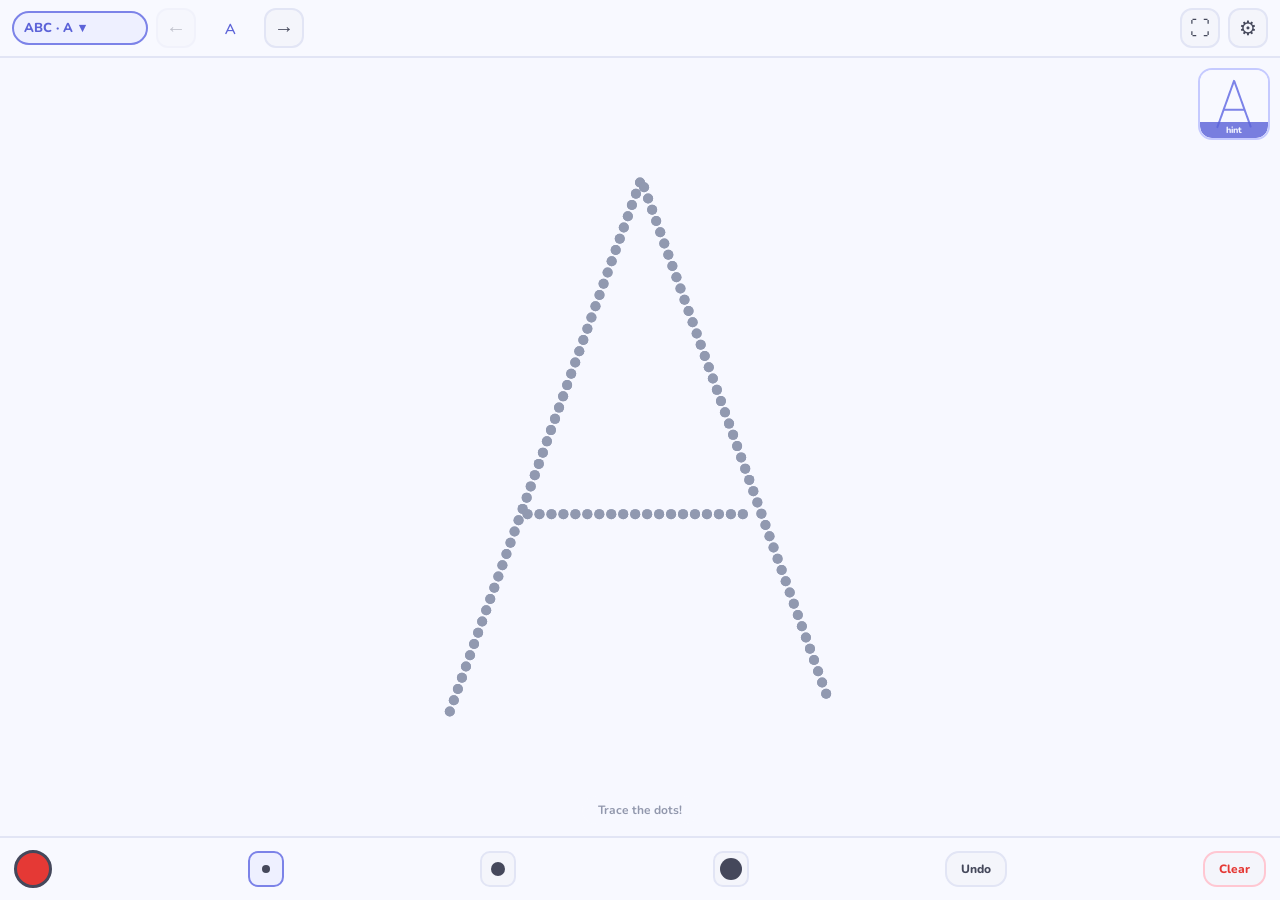
<file: index.html>
<!DOCTYPE html>
<html lang="en">
<head>
<meta charset="UTF-8">
<meta name="viewport" content="width=device-width, initial-scale=1.0, maximum-scale=1.0, user-scalable=no, viewport-fit=cover">
<meta name="apple-mobile-web-app-capable" content="yes">
<meta name="apple-mobile-web-app-status-bar-style" content="black-translucent">
<title>Baby Drawing</title>
<link href="https://fonts.googleapis.com/css2?family=Fredoka+One&family=Nunito:wght@700;800&display=swap" rel="stylesheet">
<style>
:root{
  color-scheme:light;
  --page-bg:#eef2ff;
  --panel-bg:#f8f9ff;
  --soft-bg:#eef0ff;
  --button-bg:#f4f5fb;
  --canvas-bg:#f7f8ff;
  --border:#e2e5f5;
  --border-strong:#c5caff;
  --accent:#5c63d8;
  --accent-strong:#7c83e8;
  --text:#45485b;
  --muted:#9298ad;
  --overlay:rgba(42,45,75,0.48);
  --hint-overlay:rgba(30,30,60,0.55);
  --toast-bg:rgba(248,249,255,0.92);
  --danger:#e53935;
  --danger-bg:#ffe9ee;
  --danger-border:#ffc7d2;
  --shadow:0 4px 24px rgba(92,99,216,0.18);
}
:root[data-theme="dark"]{
  color-scheme:dark;
  --page-bg:#171924;
  --panel-bg:#222534;
  --soft-bg:#2c3150;
  --button-bg:#282b3a;
  --canvas-bg:#1d2030;
  --border:#34384d;
  --border-strong:#5960a8;
  --accent:#a8adff;
  --accent-strong:#878dff;
  --text:#e3e6f4;
  --muted:#9aa1bd;
  --overlay:rgba(8,10,18,0.62);
  --hint-overlay:rgba(8,10,18,0.68);
  --toast-bg:rgba(34,37,52,0.92);
  --danger:#ff7b7b;
  --danger-bg:#40242c;
  --danger-border:#6a3543;
  --shadow:0 4px 24px rgba(0,0,0,0.28);
}
*{margin:0;padding:0;box-sizing:border-box;-webkit-tap-highlight-color:transparent;user-select:none;-webkit-user-select:none;}
html{width:100%;height:100%;height:100dvh;overflow:hidden;}
body{background:var(--page-bg);font-family:'Nunito',sans-serif;overflow:hidden;width:100vw;height:100%;min-height:100dvh;display:flex;flex-direction:column;color:var(--text);}

/* ── TOP BAR ── */
#topbar{
  display:flex;align-items:center;gap:8px;
  padding:8px 12px;padding-top:max(8px,env(safe-area-inset-top));background:var(--panel-bg);
  border-bottom:2px solid var(--border);flex-shrink:0;
  min-height:54px;
}
#picker-btn{
  display:flex;align-items:center;gap:6px;
  padding:6px 10px;border-radius:20px;
  border:2px solid var(--accent-strong);background:var(--soft-bg);
  font-family:'Nunito',sans-serif;font-weight:800;font-size:13px;color:var(--accent);
  cursor:pointer;white-space:nowrap;flex:0 0 auto;min-width:136px;max-width:min(46vw,230px);
  touch-action:manipulation;
}
#picker-btn span{overflow:hidden;text-overflow:ellipsis;white-space:nowrap;}
.nav-btn{
  width:40px;height:40px;border-radius:12px;
  border:2px solid var(--border);background:var(--button-bg);
  font-size:20px;cursor:pointer;flex-shrink:0;
  display:flex;align-items:center;justify-content:center;
  touch-action:manipulation;color:var(--text);transition:transform 0.1s;
}
.nav-btn:active{transform:scale(0.9);background:var(--soft-bg);}
.nav-btn:disabled{opacity:0.3;pointer-events:none;}
#tpl-label{font-family:'Fredoka One',cursive;font-size:15px;color:var(--accent);min-width:52px;text-align:center;flex-shrink:0;}
#fullscreenBtn{margin-left:auto;}
#settingsBtn{margin-left:0;}

/* ── CANVAS ── */
#canvas-area{flex:1 1 auto;min-height:0;position:relative;overflow:hidden;touch-action:none;}
#template-canvas,#draw-canvas{position:absolute;top:0;left:0;}
#template-canvas{pointer-events:none;}
#draw-canvas{cursor:crosshair;touch-action:none;}

/* ── HINT THUMBNAIL ── */
#hint-thumb{
  position:absolute;top:10px;right:10px;
  width:72px;height:72px;border-radius:14px;
  background:var(--panel-bg);border:2px solid var(--border-strong);
  overflow:hidden;cursor:pointer;
  display:flex;align-items:center;justify-content:center;
  transition:transform 0.15s;z-index:10;
}
#hint-thumb:active{transform:scale(0.93);}
#hint-thumb canvas{width:100%;height:100%;}
#hint-label{position:absolute;bottom:0;left:0;right:0;background:rgba(92,99,216,0.82);color:#f4f6ff;font-size:9px;font-weight:800;text-align:center;padding:2px 0;border-radius:0 0 12px 12px;}

/* ── HINT OVERLAY ── */
#hint-overlay{
  position:absolute;inset:0;background:var(--hint-overlay);
  display:flex;align-items:center;justify-content:center;
  z-index:20;opacity:0;pointer-events:none;transition:opacity 0.2s;
}
#hint-overlay.open{opacity:1;pointer-events:all;}
#hint-big{
  width:min(80vw,80vh);height:min(80vw,80vh);
  background:var(--panel-bg);border-radius:20px;border:3px solid var(--border-strong);
  display:flex;align-items:center;justify-content:center;overflow:hidden;
  transform:scale(0.9);transition:transform 0.2s;
}
#hint-overlay.open #hint-big{transform:scale(1);}
#hint-big canvas{width:100%;height:100%;}
#hint-close{position:absolute;top:16px;right:16px;width:36px;height:36px;border-radius:50%;background:var(--panel-bg);border:none;font-size:20px;cursor:pointer;display:flex;align-items:center;justify-content:center;color:var(--muted);}

/* ── TRACE HINT ── */
#trace-hint{
  position:absolute;bottom:12px;left:50%;transform:translateX(-50%);
  background:var(--toast-bg);border-radius:20px;
  padding:6px 16px;font-size:12px;font-weight:700;color:var(--muted);
  pointer-events:none;transition:opacity 0.5s;white-space:nowrap;
}

/* ── BOTTOM BAR ── */
#bottombar{
  display:flex;align-items:center;justify-content:space-between;
  padding:10px 14px;padding-bottom:max(10px,env(safe-area-inset-bottom));background:var(--panel-bg);
  border-top:2px solid var(--border);flex-shrink:0;
  min-height:64px;gap:8px;flex-wrap:nowrap;
}
@supports(height:100svh){
  html{height:100svh;}
  body{min-height:100svh;}
}
@media(max-width:380px){
  #bottombar{padding:8px 10px;padding-bottom:max(8px,env(safe-area-inset-bottom));gap:6px;}
  .action-btn{padding:8px 10px;}
  .brush-btn{width:32px;height:32px;}
  #color-trigger{width:34px;height:34px;}
}
@media(max-width:520px){
  #topbar{gap:6px;padding-left:8px;padding-right:8px;}
  #picker-btn{min-width:118px;max-width:150px;padding-left:8px;padding-right:8px;}
}
@media(min-width:700px){
  body.fullscreen-active #topbar{
    padding-left:max(72px,env(safe-area-inset-left));
  }
  body.fullscreen-active #picker-btn{
    min-width:172px;
    max-width:min(52vw,280px);
  }
}

/* current color dot (opens picker) */
#color-trigger{
  width:38px;height:38px;border-radius:50%;
  border:3px solid var(--text);cursor:pointer;flex-shrink:0;
  transition:transform 0.1s;touch-action:manipulation;
  position:relative;
}
#color-trigger:active{transform:scale(0.9);}

/* brush size row */
.brush-btn{
  width:36px;height:36px;border-radius:10px;
  border:2px solid var(--border);background:var(--button-bg);cursor:pointer;
  display:flex;align-items:center;justify-content:center;
  flex-shrink:0;transition:transform 0.1s;touch-action:manipulation;
}
.brush-btn:active{transform:scale(0.9);}
.brush-btn.active{background:var(--soft-bg);border-color:var(--accent-strong);}
.brush-btn circle{fill:var(--text);}

.action-btn{
  padding:8px 14px;border-radius:14px;
  border:2px solid var(--border);background:var(--button-bg);
  font-family:'Nunito',sans-serif;font-weight:800;font-size:12px;color:var(--text);
  cursor:pointer;flex-shrink:0;white-space:nowrap;
  touch-action:manipulation;transition:transform 0.1s;
}
.action-btn:active{transform:scale(0.93);}
.action-btn.danger{color:var(--danger);border-color:var(--danger-border);}
.action-btn.danger:active{background:var(--danger-bg);}

/* ── COLOR POPUP ── */
#color-popup{
  position:absolute;bottom:calc(74px + env(safe-area-inset-bottom));left:12px;
  background:var(--panel-bg);border-radius:18px;
  border:2px solid var(--border);
  padding:12px;z-index:30;
  display:none;
  box-shadow:var(--shadow);
}
#color-popup.open{display:block;}
#color-grid{display:grid;grid-template-columns:repeat(6,36px);gap:8px;}
.cpick{
  width:36px;height:36px;border-radius:50%;
  border:3px solid transparent;cursor:pointer;
  transition:transform 0.1s;touch-action:manipulation;
}
.cpick:active{transform:scale(0.88);}
.cpick.active{border-color:var(--text);transform:scale(1.15);}
#popup-close-area{position:fixed;inset:0;z-index:29;display:none;}
#popup-close-area.open{display:block;}

/* ── MODAL ── */
#overlay{position:fixed;inset:0;background:var(--overlay);display:flex;align-items:center;justify-content:center;z-index:100;opacity:0;pointer-events:none;transition:opacity 0.2s;}
#overlay.open{opacity:1;pointer-events:all;}
#modal{background:var(--panel-bg);border-radius:24px;width:min(94vw,520px);max-height:82vh;display:flex;flex-direction:column;overflow:hidden;transform:scale(0.94);transition:transform 0.2s;}
#overlay.open #modal{transform:scale(1);}
#modal-header{padding:14px 16px 0;display:flex;flex-direction:column;gap:8px;flex-shrink:0;}
#modal-title{font-family:'Fredoka One',cursive;font-size:18px;color:var(--accent);}
#topic-tabs{display:flex;gap:6px;flex-wrap:wrap;}
.tab-btn{padding:5px 12px;border-radius:16px;border:2px solid var(--border);background:var(--button-bg);font-family:'Nunito',sans-serif;font-weight:800;font-size:12px;color:var(--muted);cursor:pointer;touch-action:manipulation;}
.tab-btn.active{background:var(--soft-bg);border-color:var(--accent-strong);color:var(--accent);}
#modal-grid-wrap{flex:1;overflow-y:auto;padding:12px 16px 16px;}
#modal-grid{display:grid;grid-template-columns:repeat(auto-fill,minmax(76px,1fr));gap:10px;}
.grid-item{aspect-ratio:1;border-radius:14px;border:2px solid var(--border);background:var(--canvas-bg);display:flex;flex-direction:column;align-items:center;justify-content:center;gap:4px;cursor:pointer;touch-action:manipulation;transition:transform 0.1s;}
.grid-item:active{transform:scale(0.92);}
.grid-item.active{border-color:var(--accent-strong);background:var(--soft-bg);}
.grid-item canvas{pointer-events:none;}
.grid-item-label{font-size:11px;font-weight:800;color:var(--muted);font-family:'Nunito',sans-serif;text-align:center;}

/* ── SETTINGS ── */
#settings-overlay{position:fixed;inset:0;background:var(--overlay);display:flex;align-items:center;justify-content:center;z-index:110;opacity:0;pointer-events:none;transition:opacity 0.2s;}
#settings-overlay.open{opacity:1;pointer-events:all;}
#settings-modal{background:var(--panel-bg);border-radius:24px;width:min(92vw,380px);max-height:82vh;display:flex;flex-direction:column;overflow:hidden;transform:scale(0.94);transition:transform 0.2s;}
#settings-overlay.open #settings-modal{transform:scale(1);}
#settings-header{padding:16px 16px 12px;display:flex;align-items:center;justify-content:space-between;border-bottom:2px solid var(--border);flex-shrink:0;}
#settings-title{font-family:'Fredoka One',cursive;font-size:18px;color:var(--accent);}
#settings-body{overflow-y:auto;padding:4px 0 16px;}
.s-section{padding:10px 16px 3px;font-size:10px;font-weight:800;color:var(--muted);letter-spacing:.08em;text-transform:uppercase;}
.s-row{display:flex;align-items:center;justify-content:space-between;padding:13px 16px;gap:12px;}
.s-row+.s-row{border-top:1px solid var(--border);}
.s-label{font-size:14px;font-weight:800;color:var(--text);}
.s-desc{font-size:11px;color:var(--muted);margin-top:2px;}
.seg-toggle{display:flex;background:var(--soft-bg);border-radius:20px;padding:3px;gap:3px;}
.seg-btn,.lang-btn{padding:5px 14px;border-radius:16px;border:none;font-family:'Nunito',sans-serif;font-weight:800;font-size:13px;color:var(--muted);background:transparent;cursor:pointer;transition:all 0.15s;touch-action:manipulation;}
.seg-btn.active,.lang-btn.active{background:var(--panel-bg);color:var(--accent);box-shadow:0 1px 6px rgba(92,99,216,0.18);}
#fillSlider{width:110px;accent-color:var(--accent);cursor:pointer;}
#fillValue{font-size:13px;font-weight:800;color:var(--accent);min-width:38px;text-align:right;}
.s-btn{padding:8px 18px;border-radius:14px;border:2px solid var(--border);background:var(--button-bg);font-family:'Nunito',sans-serif;font-weight:800;font-size:13px;color:var(--text);cursor:pointer;touch-action:manipulation;transition:transform 0.1s;}
.s-btn:active{transform:scale(0.93);}
.s-btn.accent{background:var(--soft-bg);border-color:var(--accent-strong);color:var(--accent);}
.plan-pill{padding:4px 12px;border-radius:20px;font-size:11px;font-weight:800;}
.plan-pill.free{background:var(--soft-bg);color:var(--accent);}
.plan-pill.ban{background:#fff8e1;color:#e65100;}
</style>
</head>
<body>

<!-- TOP BAR -->
<div id="topbar">
  <button id="picker-btn"><span id="picker-label">ABC · A</span> ▾</button>
  <button class="nav-btn" id="prevBtn">←</button>
  <span id="tpl-label">A</span>
  <button class="nav-btn" id="nextBtn">→</button>
  <button class="nav-btn" id="fullscreenBtn" title="Full screen">⛶</button>
  <button class="nav-btn" id="settingsBtn" title="Settings">⚙</button>
</div>

<!-- CANVAS -->
<div id="canvas-area">
  <canvas id="template-canvas"></canvas>
  <canvas id="draw-canvas"></canvas>

  <!-- hint thumbnail -->
  <div id="hint-thumb">
    <canvas id="hint-small-canvas" width="68" height="68"></canvas>
    <div id="hint-label">hint</div>
  </div>

  <!-- hint overlay -->
  <div id="hint-overlay">
    <div id="hint-big">
      <canvas id="hint-big-canvas" width="500" height="500"></canvas>
    </div>
    <button id="hint-close">×</button>
  </div>

  <div id="trace-hint">Trace the dots!</div>
</div>

<!-- COLOR POPUP -->
<div id="popup-close-area"></div>
<div id="color-popup">
  <div id="color-grid"></div>
</div>

<!-- BOTTOM BAR -->
<div id="bottombar">
  <div id="color-trigger"></div>

  <button class="brush-btn active" data-size="8"><svg width="14" height="14"><circle cx="7" cy="7" r="4" fill="#555"/></svg></button>
  <button class="brush-btn" data-size="18"><svg width="20" height="20"><circle cx="10" cy="10" r="7" fill="#555"/></svg></button>
  <button class="brush-btn" data-size="30"><svg width="26" height="26"><circle cx="13" cy="13" r="11" fill="#555"/></svg></button>

  <button class="action-btn" id="undoBtn" data-i18n="undo">Undo</button>
  <button class="action-btn danger" id="clearBtn" data-i18n="clear">Clear</button>
</div>

<!-- MODAL -->
<div id="overlay">
  <div id="modal">
    <div id="modal-header">
      <div style="display:flex;align-items:center;justify-content:space-between;">
        <span id="modal-title">Choose a template</span>
        <button id="modal-close" style="background:none;border:none;font-size:22px;cursor:pointer;color:#aaa;padding:0 4px;">×</button>
      </div>
      <div id="topic-tabs"></div>
    </div>
    <div id="modal-grid-wrap"><div id="modal-grid"></div></div>
  </div>
</div>

<!-- SETTINGS -->
<div id="settings-overlay">
  <div id="settings-modal">
    <div id="settings-header">
      <span id="settings-title" data-i18n="settings">Settings</span>
      <button id="settings-close" style="background:none;border:none;font-size:22px;cursor:pointer;color:#aaa;padding:0 4px;">×</button>
    </div>
    <div id="settings-body">

      <div class="s-section" data-i18n="sectionGeneral">General</div>

      <div class="s-row">
        <div class="s-label" data-i18n="language">Language</div>
        <div class="seg-toggle">
          <button class="lang-btn active" data-lang="en">EN</button>
          <button class="lang-btn" data-lang="vi">VI</button>
        </div>
      </div>

      <div class="s-row">
        <div class="s-label" data-i18n="theme">Theme</div>
        <div class="seg-toggle">
          <button class="seg-btn theme-btn active" data-theme="light" data-i18n="light">Light</button>
          <button class="seg-btn theme-btn" data-theme="dark" data-i18n="dark">Dark</button>
        </div>
      </div>

      <div class="s-row">
        <div>
          <div class="s-label" data-i18n="templateSize">Template size</div>
          <div class="s-desc" data-i18n="templateSizeDesc">How large the template appears</div>
        </div>
        <div style="display:flex;align-items:center;gap:8px;">
          <input type="range" id="fillSlider" min="30" max="90" step="5" value="68">
          <span id="fillValue">68%</span>
        </div>
      </div>

      <div class="s-section" data-i18n="sectionAccount">Account</div>

      <div class="s-row">
        <div>
          <div class="s-label" data-i18n="login">Sign in</div>
          <div class="s-desc" data-i18n="loginDesc">Save progress across devices</div>
        </div>
        <button class="s-btn accent" id="loginBtn" data-i18n="login">Sign in</button>
      </div>

      <div class="s-section" data-i18n="sectionAbout">About</div>

      <div class="s-row">
        <div>
          <div class="s-label">Baby Drawing</div>
          <div class="s-desc">v1.0</div>
        </div>
        <span class="plan-pill free" id="planPill">Free</span>
      </div>

      <div class="s-row" style="border-top:1px solid #f2f3ff;">
        <div class="s-desc" data-i18n="upgradeDesc">Unlock all templates and themes</div>
        <button class="s-btn accent" data-i18n="upgrade">Upgrade</button>
      </div>

    </div>
  </div>
</div>

<script>
const COLORS = [
  '#e53935','#e91e63','#9c27b0','#673ab7',
  '#3f51b5','#1e88e5','#039be5','#00acc1',
  '#00897b','#43a047','#7cb342','#c0ca33',
  '#fdd835','#fb8c00','#f4511e','#795548',
  '#546e7a','#333333','#263238','#f8bbd0',
  '#b3e5fc','#c8e6c9','#fff9c4','#ffe0b2',
];

const SKELETONS = {
"0": [
    "M12 20a4 4 0 0 0 4 -4v-8a4 4 0 1 0 -8 0v8a4 4 0 0 0 4 4"
  ],
"1": [
    "M13 20v-16l-5 5"
  ],
"2": [
    "M8 8a4 4 0 1 1 8 0c0 1.098 -.564 2.025 -1.159 2.815l-6.841 9.185h8"
  ],
  "3": [
    "M12 12a4 4 0 1 0 -4 -4",
    "M8 16a4 4 0 1 0 4 -4"
  ],
  "4": [
    "M15 20v-15l-8 11h10"
  ],
  "5": [
    "M8 20h4a4 4 0 1 0 0 -8h-4v-8h8"
  ],
  "6": [
    "M8 16a4 4 0 1 0 8 0v-1a4 4 0 1 0 -8 0",
    "M16 8a4 4 0 1 0 -8 0v8"
  ],
  "7": [
    "M8 4h8l-4 16"
  ],
  "8": [
    "M8 8a4 4 0 1 0 8 0a4 4 0 1 0 -8 0",
    "M8 16a4 4 0 1 0 8 0a4 4 0 1 0 -8 0"
  ],
  "9": [
    "M16 8a4 4 0 1 0 -8 0v1a4 4 0 1 0 8 0",
    "M8 16a4 4 0 1 0 8 0v-8"
  ],
  "A":["M18 95L50 6L82 95","M31 62H69"],
  "B":["M24 6V95","M24 6H53C68 6 76 15 76 29C76 42 67 51 53 51H24","M24 51H57C73 51 82 60 82 73C82 88 71 95 55 95H24"],
  "C":["M80 22C72 12 60 7 47 8C27 10 15 27 15 51C15 76 30 93 51 94C64 94 74 89 82 79"],
  "D":["M24 6V95","M24 6H49C72 6 85 24 85 50C85 77 71 95 49 95H24"],
  "E":["M76 6H24V95H78","M24 50H66"],
  "F":["M24 95V6H78","M24 50H66"],
  "G":["M81 23C73 13 61 8 48 8C28 9 15 27 15 51C15 75 30 93 52 94C66 94 77 87 83 76V58H58"],
  "H":["M23 6V95","M77 6V95","M23 50H77"],
  "I":["M36 6H64","M50 6V95","M36 95H64"],
  "J":["M34 6H70","M58 6V70C58 87 48 96 34 96C24 96 17 90 14 80"],
  "K":["M24 6V95","M78 6L24 56","M43 39L80 95"],
  "L":["M24 6V95H76"],
  "M":["M16 95V8L50 57L84 8V95"],
  "N":["M22 95V6L78 95V6"],
  "O":["M50 8C70 8 84 26 84 51C84 76 70 94 50 94C30 94 16 76 16 51C16 26 30 8 50 8Z"],
  "P":["M24 95V6","M24 6H55C72 6 82 17 82 32C82 48 71 58 54 58H24"],
  "Q":["M50 8C70 8 84 26 84 51C84 76 70 94 50 94C30 94 16 76 16 51C16 26 30 8 50 8Z","M61 72L82 95"],
  "R":["M24 95V6","M24 6H55C72 6 82 17 82 32C82 48 71 58 54 58H24","M50 58L82 95"],
  "S":["M78 20C69 11 56 7 43 9C27 11 18 22 18 35C18 50 31 56 49 61C66 66 78 72 78 83C78 94 65 99 49 96C36 94 26 89 18 80"],
  "T":["M18 6H82","M50 6V95"],
  "U":["M20 6V66C20 85 32 95 50 95C68 95 80 85 80 66V6"],
  "V":["M18 6L50 95L82 6"],
  "W":["M12 6L30 95L50 43L70 95L88 6"],
  "X":["M20 6L80 95","M80 6L20 95"],
  "Y":["M18 6L50 52L82 6","M50 52V95"],
  "Z":["M20 6H80L20 95H82"]
};

const ANIMAL_PATHS = {
  "Cat": [
    "M12 5c.67 0 1.35.09 2 .26 1.78-2 5.03-2.84 6.42-2.26 1.4.58-.42 7-.42 7 .57 1.07 1 2.24 1 3.44C21 17.9 16.97 21 12 21s-9-3-9-7.56c0-1.25.5-2.4 1-3.44 0 0-1.89-6.42-.5-7 1.39-.58 4.72.23 6.5 2.23A9.04 9.04 0 0 1 12 5Z",
    "M8 14v.5",
    "M16 14v.5",
    "M11.25 16.25h1.5L12 17l-.75-.75Z"
  ],
  "Dog": [
    "M11 5h2",
    "M19 12c-.667 5.333 -2.333 8 -5 8h-4c-2.667 0 -4.333 -2.667 -5 -8",
    "M11 16c0 .667 .333 1 1 1s1 -.333 1 -1h-2",
    "M12 18v2",
    "M10 11v.01",
    "M14 11v.01",
    "M5 4l6 .97l-6.238 6.688a1.021 1.021 0 0 1 -1.41 .111a.953 .953 0 0 1 -.327 -.954l1.975 -6.815",
    "M19 4l-6 .97l6.238 6.688c.358 .408 .989 .458 1.41 .111a.953 .953 0 0 0 .327 -.954l-1.975 -6.815"
  ],

  "Fish": [
    "M16.69 7.44a6.973 6.973 0 0 0 -1.69 4.56c0 1.747 .64 3.345 1.699 4.571",
    "M2 9.504c7.715 8.647 14.75 10.265 20 2.498c-5.25 -7.761 -12.285 -6.142 -20 2.504",
    "M18 11v.01",
    "M11.5 10.5c-.667 1 -.667 2 0 3"
  ],
  "Bird": [
    "M12 20v-2",
    "M15 8.01v.01",
    "M3 17l8 -8v-1a4 4 0 1 1 8 0h2l-2 2v1a7 7 0 0 1 -13.215 3.223"
  ],

  "Pig": [
    "M15 11v.01",
    "M16 3l0 3.803a6.019 6.019 0 0 1 2.658 3.197h1.341a1 1 0 0 1 1 1v2a1 1 0 0 1 -1 1h-1.342a6.008 6.008 0 0 1 -1.658 2.473v2.027a1.5 1.5 0 0 1 -3 0v-.583a6.04 6.04 0 0 1 -1 .083h-4a6.04 6.04 0 0 1 -1 -.083v.583a1.5 1.5 0 0 1 -3 0v-2l0 -.027a6 6 0 0 1 4 -10.473h2.5l4.5 -3"
  ],

  "Spider": [
    "M5 4v2l5 5",
    "M2.5 9.5l1.5 1.5h6",
    "M4 19v-2l6 -6",
    "M19 4v2l-5 5",
    "M21.5 9.5l-1.5 1.5h-6",
    "M20 19v-2l-6 -6",
    "M8 15a4 4 0 1 0 8 0a4 4 0 1 0 -8 0",
    "M10 9a2 2 0 1 0 4 0a2 2 0 1 0 -4 0"
  ],

  "Butterfly": [
    "M12 18.176a3 3 0 1 1 -4.953 -2.449l-.025 .023a4.502 4.502 0 0 1 1.483 -8.75c1.414 0 2.675 .652 3.5 1.671a4.5 4.5 0 1 1 4.983 7.079a3 3 0 1 1 -4.983 2.25l-.005 .176",
    "M12 19v-10",
    "M9 3l3 2l3 -2"
  ],

  "Bug": [
    "M9 9v-1a3 3 0 0 1 6 0v1",
    "M8 9h8a6 6 0 0 1 1 3v3a5 5 0 0 1 -10 0v-3a6 6 0 0 1 1 -3",
    "M3 13l4 0",
    "M17 13l4 0",
    "M12 20l0 -6",
    "M4 19l3.35 -2",
    "M20 19l-3.35 -2",
    "M4 7l3.75 2.4",
    "M20 7l-3.75 2.4"
  ],
  "bat": [
    "M17 16c.74 -2.286 2.778 -3.762 5 -3c-.173 -2.595 .13 -5.314 -2 -7.5c-1.708 2.648 -3.358 2.557 -5 2.5v-4l-3 2l-3 -2v4c-1.642 .057 -3.292 .148 -5 -2.5c-2.13 2.186 -1.827 4.905 -2 7.5c2.222 -.762 4.26 .714 5 3c2.593 0 3.889 .952 5 4c1.111 -3.048 2.407 -4 5 -4",
    "M9 8a3 3 0 0 0 6 0"
  ],
"horse": [
    "M7 10l-.85 8.507a1.357 1.357 0 0 0 1.35 1.493h.146a2 2 0 0 0 1.857 -1.257l.994 -2.486a2 2 0 0 1 1.857 -1.257h1.292a2 2 0 0 1 1.857 1.257l.994 2.486a2 2 0 0 0 1.857 1.257h.146a1.37 1.37 0 0 0 1.364 -1.494l-.864 -9.506h-8c0 -3 -3 -5 -6 -5l-3 6l2 2l3 -2",
    "M22 14v-2a3 3 0 0 0 -3 -3"
  ]

};

const FRUIT_PATHS = {
  "Apple": [
    "M4 11.319c0 3.102 .444 5.319 2.222 7.978c1.351 1.797 3.156 2.247 5.08 .988c.426 -.268 .97 -.268 1.397 0c1.923 1.26 3.728 .809 5.079 -.988c1.778 -2.66 2.222 -4.876 2.222 -7.977c0 -2.661 -1.99 -5.32 -4.444 -5.32c-1.267 0 -2.41 .693 -3.22 1.44a.5 .5 0 0 1 -.672 0c-.809 -.746 -1.953 -1.44 -3.22 -1.44c-2.454 0 -4.444 2.66 -4.444 5.319",
    "M7 12c0 -1.47 .454 -2.34 1.5 -3",
    "M12 7c0 -1.2 .867 -4 3 -4"
  ],
  "Banana": [
    "M20 6v-2a1 1 0 0 0 -1 -1h-2a1 1 0 0 0 -1 1v2a9.09 9.09 0 0 1 -4 8.08c-2 1.31 -5 1.57 -7 1.59a2 2 0 0 0 -2 2a2 2 0 0 0 1.16 1.81c2.69 1.2 9.46 3.44 14.35 -1.66c4.49 -4.74 1.49 -11.82 1.49 -11.82"
  ],
  "Lemon": [
    "M18 4a2 2 0 0 1 1.185 3.611c1.55 2.94 .873 6.917 -1.892 9.682c-2.765 2.765 -6.743 3.442 -9.682 1.892a2 2 0 1 1 -2.796 -2.796c-1.55 -2.94 -.873 -6.917 1.892 -9.682c2.765 -2.765 6.743 -3.442 9.682 -1.892a2 2 0 0 1 1.611 -.815"
  ],
  "Grape": [
    "M13 3a14.5 14.5 0 0 0 -1 6",
    "M12 8.9s-2.77 .52 -4.1 -.8s-.8 -4 -.8 -4s2.57 -.53 3.88 .8s1.02 4 1.02 4",
    "M14 19a2 2 0 1 0 -4 0a2 2 0 0 0 4 0",
    "M14 17a2 2 0 1 1 0 -4a2 2 0 0 1 0 4",
    "M10 17a2 2 0 1 1 0 -4a2 2 0 0 1 0 4",
    "M12 13a2 2 0 1 1 0 -4a2 2 0 0 1 0 4",
    "M16 13a2 2 0 1 1 0 -4a2 2 0 0 1 0 4",
    "M8 13a2 2 0 1 1 0 -4a2 2 0 0 1 0 4"
  ]

};

const FOOD_PATHS = {
  "burger": [
    "M4 15h16a4 4 0 0 1 -4 4h-8a4 4 0 0 1 -4 -4",
    "M12 4c3.783 0 6.953 2.133 7.786 5h-15.572c.833 -2.867 4.003 -5 7.786 -5",
    "M5 12h14"
  ],
"coffee": [
    "M3 14c.83 .642 2.077 1.017 3.5 1c1.423 .017 2.67 -.358 3.5 -1c.83 -.642 2.077 -1.017 3.5 -1c1.423 -.017 2.67 .358 3.5 1",
    "M8 3a2.4 2.4 0 0 0 -1 2a2.4 2.4 0 0 0 1 2",
    "M12 3a2.4 2.4 0 0 0 -1 2a2.4 2.4 0 0 0 1 2",
    "M3 10h14v5a6 6 0 0 1 -6 6h-2a6 6 0 0 1 -6 -6v-5",
    "M16.746 16.726a3 3 0 1 0 .252 -5.555"
  ],
"cake": [
    "M3 20h18v-8a3 3 0 0 0 -3 -3h-12a3 3 0 0 0 -3 3v8",
    "M3 14.803c.312 .135 .654 .204 1 .197a2.4 2.4 0 0 0 2 -1a2.4 2.4 0 0 1 2 -1a2.4 2.4 0 0 1 2 1a2.4 2.4 0 0 0 2 1a2.4 2.4 0 0 0 2 -1a2.4 2.4 0 0 1 2 -1a2.4 2.4 0 0 1 2 1a2.4 2.4 0 0 0 2 1c.35 .007 .692 -.062 1 -.197",
    "M12 4l1.465 1.638a2 2 0 1 1 -3.015 .099l1.55 -1.737"
  ],
"meat": [
    "M13.62 8.382l1.966 -1.967a2 2 0 1 1 3.414 -1.415a2 2 0 1 1 -1.413 3.414l-1.82 1.821",
    "M5.904 18.596c2.733 2.734 5.9 4 7.07 2.829c1.172 -1.172 -.094 -4.338 -2.828 -7.071c-2.733 -2.734 -5.9 -4 -7.07 -2.829c-1.172 1.172 .094 4.338 2.828 7.071",
    "M7.5 16l1 1",
    "M12.975 21.425c3.905 -3.906 4.855 -9.288 2.121 -12.021c-2.733 -2.734 -8.115 -1.784 -12.02 2.121"
  ],
"cheese": [
    "M4.519 20.008l16.481 -.008v-3.5a2 2 0 1 1 0 -4v-3.5h-16.722",
    "M21 9l-9.385 -4.992c-2.512 .12 -4.758 1.42 -6.327 3.425c-1.423 1.82 -2.288 4.221 -2.288 6.854c0 2.117 .56 4.085 1.519 5.721",
    "M15 13v.01",
    "M8 13v.01",
    "M11 16v.01"
  ],
"egg": [
    "M19 14.083c0 4.154 -2.966 6.74 -7 6.917c-4.2 0 -7 -2.763 -7 -6.917c0 -5.538 3.5 -11.09 7 -11.083c3.5 .007 7 5.545 7 11.083"
  ],
"baguette": [
    "M5.628 11.283l5.644 -5.637c2.665 -2.663 5.924 -3.747 8.663 -1.205l.188 .181a2.987 2.987 0 0 1 0 4.228l-11.287 11.274a3 3 0 0 1 -4.089 .135l-.143 -.135c-2.728 -2.724 -1.704 -6.117 1.024 -8.841",
    "M9.5 7.5l1.5 3.5",
    "M6.5 10.5l1.5 3.5",
    "M12.5 4.5l1.5 3.5"
  ],
"carrot": [
    "M3 21s9.834 -3.489 12.684 -6.34a4.487 4.487 0 0 0 0 -6.344a4.483 4.483 0 0 0 -6.342 0c-2.86 2.861 -6.347 12.689 -6.347 12.689l.005 -.005",
    "M9 13l-1.5 -1.5",
    "M16 14l-2 -2",
    "M22 8s-1.14 -2 -3 -2c-1.406 0 -3 2 -3 2s1.14 2 3 2s3 -2 3 -2",
    "M16 2s-2 1.14 -2 3s2 3 2 3s2 -1.577 2 -3c0 -1.86 -2 -3 -2 -3"
  ],
"lemon": [
    "M17.536 3.393c3.905 3.906 3.905 10.237 0 14.143c-3.906 3.905 -10.237 3.905 -14.143 0l14.143 -14.143",
    "M5.868 15.06a6.5 6.5 0 0 0 9.193 -9.192",
    "M10.464 10.464l4.597 4.597",
    "M10.464 10.464v6.364",
    "M10.464 10.464h6.364"
  ],
"sausage": [
    "M5.5 5.5a2.5 2.5 0 0 0 -2.5 2.5c0 7.18 5.82 13 13 13a2.5 2.5 0 1 0 0 -5a8 8 0 0 1 -8 -8a2.5 2.5 0 0 0 -2.5 -2.5",
    "M5.195 5.519l-1.243 -1.989a1 1 0 0 1 .848 -1.53h1.392a1 1 0 0 1 .848 1.53l-1.245 1.99",
    "M18.482 18.225l1.989 -1.243a1 1 0 0 1 1.53 .848v1.392a1 1 0 0 1 -1.53 .848l-1.991 -1.245"
  ],
"ice-cream": [
    "M12 21.5v-4.5",
    "M8 17h8v-10a4 4 0 1 0 -8 0v10",
    "M8 10.5l8 -3.5",
    "M8 14.5l8 -3.5"
  ],
"candy": [
    "M7.05 11.293l4.243 -4.243a2 2 0 0 1 2.828 0l2.829 2.83a2 2 0 0 1 0 2.828l-4.243 4.243a2 2 0 0 1 -2.828 0l-2.829 -2.831a2 2 0 0 1 0 -2.828",
    "M16.243 9.172l3.086 -.772a1.5 1.5 0 0 0 .697 -2.516l-2.216 -2.217a1.5 1.5 0 0 0 -2.44 .47l-1.248 2.913",
    "M9.172 16.243l-.772 3.086a1.5 1.5 0 0 1 -2.516 .697l-2.217 -2.216a1.5 1.5 0 0 1 .47 -2.44l2.913 -1.248"
  ],
"mug": [
    "M4.083 5h10.834a1.08 1.08 0 0 1 1.083 1.077v8.615c0 2.38 -1.94 4.308 -4.333 4.308h-4.334c-2.393 0 -4.333 -1.929 -4.333 -4.308v-8.615a1.08 1.08 0 0 1 1.083 -1.077",
    "M16 8h2.5c1.38 0 2.5 1.045 2.5 2.333v2.334c0 1.288 -1.12 2.333 -2.5 2.333h-2.5"
  ],
"cup": [
    "M5 11h14v-3h-14l0 3",
    "M17.5 11l-1.5 10h-8l-1.5 -10",
    "M6 8v-1a2 2 0 0 1 2 -2h8a2 2 0 0 1 2 2v1",
    "M15 5v-2"
  ],
"coffee": [
    "M17.95 9l-1.478 8.69c-.25 1.463 -.374 2.195 -.936 2.631c-1.2 .931 -6.039 .88 -7.172 0c-.562 -.436 -.687 -1.168 -.936 -2.632l-1.478 -8.689",
    "M6 9l.514 -1.286a5.908 5.908 0 0 1 10.972 0l.514 1.286",
    "M5 9h14",
    "M12 9l4 -7",
    "M7 14c.593 .642 1.484 1.017 2.5 1c1.016 .017 1.907 -.358 2.5 -1s1.484 -1.017 2.5 -1c1.016 -.017 1.907 .358 2.5 1"
  ]
}

const CAR_PATHS = {
  "Car": [
    "M5 17a2 2 0 1 0 4 0a2 2 0 1 0 -4 0",
    "M15 17a2 2 0 1 0 4 0a2 2 0 1 0 -4 0",
    "M5 17h-2v-6l2 -5h9l4 5h1a2 2 0 0 1 2 2v4h-2m-4 0h-6m-6 -6h15m-6 0v-5"
  ],

  "Bus": [
    "M4 17a2 2 0 1 0 4 0a2 2 0 1 0 -4 0",
    "M16 17a2 2 0 1 0 4 0a2 2 0 1 0 -4 0",
    "M4 17h-2v-11a1 1 0 0 1 1 -1h14a5 7 0 0 1 5 7v5h-2m-4 0h-8",
    "M16 5l1.5 7l4.5 0",
    "M2 10l15 0",
    "M7 5l0 5",
    "M12 5l0 5"
  ],

  "Truck": [
    "M5 17a2 2 0 1 0 4 0a2 2 0 1 0 -4 0",
    "M15 17a2 2 0 1 0 4 0a2 2 0 1 0 -4 0",
    "M5 17h-2v-11a1 1 0 0 1 1 -1h9v12m-4 0h6m4 0h2v-6h-8m0 -5h5l3 5"
  ],


};

const VEHICLE_PATHS = {
  "Plane": [
    "M16 10h4a2 2 0 0 1 0 4h-4l-4 7h-3l2 -7h-4l-2 2h-3l2 -4l-2 -4h3l2 2h4l-2 -7h3l4 7"
  ],
  "Sailboat": [
    "M2 20a2.4 2.4 0 0 0 2 1a2.4 2.4 0 0 0 2 -1a2.4 2.4 0 0 1 2 -1a2.4 2.4 0 0 1 2 1a2.4 2.4 0 0 0 2 1a2.4 2.4 0 0 0 2 -1a2.4 2.4 0 0 1 2 -1a2.4 2.4 0 0 1 2 1a2.4 2.4 0 0 0 2 1a2.4 2.4 0 0 0 2 -1",
    "M4 18l-1 -3h18l-1 3",
    "M11 12h7l-7 -9v9",
    "M8 7l-2 5"
  ],
  "motorbike": [
    "M2 16a3 3 0 1 0 6 0a3 3 0 1 0 -6 0",
    "M16 16a3 3 0 1 0 6 0a3 3 0 1 0 -6 0",
    "M7.5 14h5l4 -4h-10.5m1.5 4l4 -4",
    "M13 6h2l1.5 3l2 4"
  ],
"garden-cart": [
    "M15 17.5a2.5 2.5 0 1 0 5 0a2.5 2.5 0 1 0 -5 0",
    "M6 8v11a1 1 0 0 0 1.806 .591l3.694 -5.091v.055",
    "M6 8h15l-3.5 7l-7.1 -.747a4 4 0 0 1 -3.296 -2.493l-2.853 -7.13a1 1 0 0 0 -.928 -.63h-1.323"
  ],
"steering-wheel": [
    "M3 12a9 9 0 1 0 18 0a9 9 0 1 0 -18 0",
    "M10 12a2 2 0 1 0 4 0a2 2 0 1 0 -4 0",
    "M12 14l0 7",
    "M10 12l-6.75 -2",
    "M14 12l6.75 -2"
  ],
"forklift": [
    "M3 17a2 2 0 1 0 4 0a2 2 0 1 0 -4 0",
    "M12 17a2 2 0 1 0 4 0a2 2 0 1 0 -4 0",
    "M7 17l5 0",
    "M3 17v-6h13v6",
    "M5 11v-4h4",
    "M9 11v-6h4l3 6",
    "M22 15h-3v-10",
    "M16 13l3 0"
  ],
"backhoe": [
    "M2 17a2 2 0 1 0 4 0a2 2 0 1 0 -4 0",
    "M11 17a2 2 0 1 0 4 0a2 2 0 1 0 -4 0",
    "M13 19l-9 0",
    "M4 15l9 0",
    "M8 12v-5h2a3 3 0 0 1 3 3v5",
    "M5 15v-2a1 1 0 0 1 1 -1h7",
    "M21.12 9.88l-3.12 -4.88l-5 5",
    "M21.12 9.88a3 3 0 0 1 -2.12 5.12a3 3 0 0 1 -2.12 -.88l4.24 -4.24"
  ],
"tractor": [
    "M3 15a4 4 0 1 0 8 0a4 4 0 1 0 -8 0",
    "M7 15l0 .01",
    "M17 17a2 2 0 1 0 4 0a2 2 0 1 0 -4 0",
    "M10.5 17l6.5 0",
    "M20 15.2v-4.2a1 1 0 0 0 -1 -1h-6l-2 -5h-6v6.5",
    "M18 5h-1a1 1 0 0 0 -1 1v4"
  ],
"bulldozer": [
    "M2 17a2 2 0 1 0 4 0a2 2 0 0 0 -4 0",
    "M12 17a2 2 0 1 0 4 0a2 2 0 0 0 -4 0",
    "M19 13v4a2 2 0 0 0 2 2h1",
    "M14 19h-10",
    "M4 15h10",
    "M9 11v-5h2a3 3 0 0 1 3 3v6",
    "M5 15v-3a1 1 0 0 1 1 -1h8",
    "M19 17h-3"
  ],
"helicopter": [
    "M3 10l1 2h6",
    "M12 9a2 2 0 0 0 -2 2v3c0 1.1 .9 2 2 2h7a2 2 0 0 0 2 -2c0 -3.31 -3.13 -5 -7 -5h-2",
    "M13 9l0 -3",
    "M5 6l15 0",
    "M15 9.1v3.9h5.5",
    "M15 19l0 -3",
    "M19 19l-8 0"
  ],
"air-balloon": [
    "M9 21v-3h6v3a1 1 0 0 1 -1 1h-4a1 1 0 0 1 -1 -1",
    "M9 18c-2.347 -2.169 -5 -5.226 -5 -8a8 8 0 1 1 16 0c0 2.774 -2.653 5.831 -5 8",
    "M5.5 14h13",
    "M10 14c-1.69 -4.712 -.924 -8.197 0 -11.602",
    "M14 14c1.469 -3.867 1.19 -7.735 0 -11.602"
  ],
"tank": [
    "M2 15a3 3 0 0 1 3 -3h12a3 3 0 0 1 3 3a3 3 0 0 1 -3 3h-12a3 3 0 0 1 -3 -3",
    "M6 12l1 -5h5l3 5",
    "M21 9l-7.8 0"
  ]
};

const SHAPE_PATHS = {
  "Triangle":["M10.363 3.591l-8.106 13.534a1.914 1.914 0 0 0 1.636 2.871h16.214a1.914 1.914 0 0 0 1.636 -2.87l-8.106 -13.536a1.914 1.914 0 0 0 -3.274 0"],
  "Rectangle":["M3 7a2 2 0 0 1 2 -2h14a2 2 0 0 1 2 2v10a2 2 0 0 1 -2 2h-14a2 2 0 0 1 -2 -2v-10"],
  "Circle":["M3 12a9 9 0 1 0 18 0a9 9 0 1 0 -18 0"],
  "Pentagon":["M13.163 2.168l8.021 5.828c.694 .504 .984 1.397 .719 2.212l-3.064 9.43a1.978 1.978 0 0 1 -1.881 1.367h-9.916a1.978 1.978 0 0 1 -1.881 -1.367l-3.064 -9.43a1.978 1.978 0 0 1 .719 -2.212l8.021 -5.828a1.978 1.978 0 0 1 2.326 0"],
  "Hexagon":["M19.875 6.27a2.225 2.225 0 0 1 1.125 1.948v7.284c0 .809 -.443 1.555 -1.158 1.948l-6.75 4.27a2.269 2.269 0 0 1 -2.184 0l-6.75 -4.27a2.225 2.225 0 0 1 -1.158 -1.948v-7.285c0 -.809 .443 -1.554 1.158 -1.947l6.75 -3.98a2.33 2.33 0 0 1 2.25 0l6.75 3.98h-.033"],
  "Square":["M3 5a2 2 0 0 1 2 -2h14a2 2 0 0 1 2 2v14a2 2 0 0 1 -2 2h-14a2 2 0 0 1 -2 -2v-14"],
  "Square down":["M8 12l4 4l4 -4","M12 8v8","M3 5a2 2 0 0 1 2 -2h14a2 2 0 0 1 2 2v14a2 2 0 0 1 -2 2h-14a2 2 0 0 1 -2 -2v-14"],
  "Square up":["M16 12l-4 -4l-4 4","M12 16v-8","M3 5a2 2 0 0 1 2 -2h14a2 2 0 0 1 2 2v14a2 2 0 0 1 -2 2h-14a2 2 0 0 1 -2 -2v-14"],
  "Square left":["M12 8l-4 4l4 4","M16 12h-8","M3 5a2 2 0 0 1 2 -2h14a2 2 0 0 1 2 2v14a2 2 0 0 1 -2 2h-14a2 2 0 0 1 -2 -2v-14"],
  "Square right":["M12 16l4 -4l-4 -4","M8 12h8","M3 5a2 2 0 0 1 2 -2h14a2 2 0 0 1 2 2v14a2 2 0 0 1 -2 2h-14a2 2 0 0 1 -2 -2v-14"],
  "diamond": [
    "M6 5h12l3 5l-8.5 9.5a.7 .7 0 0 1 -1 0l-8.5 -9.5l3 -5",
    "M10 12l-2 -2.2l.6 -1"
  ],
"heart": [
    "M19.5 12.572l-7.5 7.428l-7.5 -7.428a5 5 0 1 1 7.5 -6.566a5 5 0 1 1 7.5 6.572"
  ],
"category": [
    "M4 4h6v6h-6l0 -6",
    "M14 4h6v6h-6l0 -6",
    "M4 14h6v6h-6l0 -6",
    "M14 17a3 3 0 1 0 6 0a3 3 0 1 0 -6 0"
  ],
"cube": [
    "M21 16.008v-8.018a1.98 1.98 0 0 0 -1 -1.717l-7 -4.008a2.016 2.016 0 0 0 -2 0l-7 4.008c-.619 .355 -1 1.01 -1 1.718v8.018c0 .709 .381 1.363 1 1.717l7 4.008a2.016 2.016 0 0 0 2 0l7 -4.008c.619 -.355 1 -1.01 1 -1.718",
    "M12 22v-10",
    "M12 12l8.73 -5.04",
    "M3.27 6.96l8.73 5.04"
  ],
"clubs": [
    "M12 3a4 4 0 0 1 3.164 6.447a4 4 0 1 1 -1.164 6.198v1.355l1 4h-6l1 -4l0 -1.355a4 4 0 1 1 -1.164 -6.199a4 4 0 0 1 3.163 -6.446"
  ],
"diamonds": [
    "M10.831 20.413l-5.375 -6.91c-.608 -.783 -.608 -2.223 0 -3l5.375 -6.911a1.457 1.457 0 0 1 2.338 0l5.375 6.91c.608 .783 .608 2.223 0 3l-5.375 6.911a1.457 1.457 0 0 1 -2.338 0"
  ],
"spade": [
    "M12 3l4.919 4.5c.61 .587 1.177 1.177 1.703 1.771a5.527 5.527 0 0 1 .264 6.979c-1.18 1.56 -3.338 1.92 -4.886 .75v1l1 3h-6l1 -3v-1c-1.54 1.07 -3.735 .772 -4.886 -.75a5.527 5.527 0 0 1 .264 -6.979a30.883 30.883 0 0 1 1.703 -1.771a1541.72 1541.72 0 0 1 4.919 -4.5"
  ],
"hexagons": [
    "M4 18v-5l4 -2l4 2v5l-4 2l-4 -2",
    "M8 11v-5l4 -2l4 2v5",
    "M12 13l4 -2l4 2v5l-4 2l-4 -2"
  ],
"cancel": [
    "M3 12a9 9 0 1 0 18 0a9 9 0 1 0 -18 0",
    "M18.364 5.636l-12.728 12.728"
  ],
"pyramid": [
    "M11.105 21.788a1.994 1.994 0 0 0 1.789 0l8.092 -4.054c.538 -.27 .718 -.951 .385 -1.452l-8.54 -13.836a.999 .999 0 0 0 -1.664 0l-8.54 13.836a1.005 1.005 0 0 0 .386 1.452l8.092 4.054",
    "M12 2v20"
  ]
};

const NATURE_PATHS = {
  "Moon": [
    "M12 1.992a10 10 0 1 0 9.236 13.838c.341 -.82 -.476 -1.644 -1.298 -1.31a6.5 6.5 0 0 1 -6.864 -10.787l.077 -.08c.551 -.63 .113 -1.653 -.758 -1.653h-.266l-.068 -.006l-.06 -.002z"
  ],
"Sun": [
    "M14.828 14.828a4 4 0 1 0 -5.656 -5.656a4 4 0 0 0 5.656 5.656",
    "M6.343 17.657l-1.414 1.414",
    "M6.343 6.343l-1.414 -1.414",
    "M17.657 6.343l1.414 -1.414",
    "M17.657 17.657l1.414 1.414",
    "M4 12h-2",
    "M12 4v-2",
    "M20 12h2",
    "M12 20v2"
  ],
"Rain": [
    "M7.502 19.423c2.602 2.105 6.395 2.105 8.996 0c2.602 -2.105 3.262 -5.708 1.566 -8.546l-4.89 -7.26c-.42 -.625 -1.287 -.803 -1.936 -.397a1.376 1.376 0 0 0 -.41 .397l-4.893 7.26c-1.695 2.838 -1.035 6.441 1.567 8.546"
  ],
"Rainbow": [
    "M22 17c0 -5.523 -4.477 -10 -10 -10c-5.523 0 -10 4.477 -10 10",
    "M18 17a6 6 0 1 0 -12 0",
    "M14 17a2 2 0 1 0 -4 0"
  ],
"Snowflake": [
    "M10 4l2 1l2 -1",
    "M12 2v6.5l3 1.72",
    "M17.928 6.268l.134 2.232l1.866 1.232",
    "M20.66 7l-5.629 3.25l.01 3.458",
    "M19.928 14.268l-1.866 1.232l-.134 2.232",
    "M20.66 17l-5.629 -3.25l-2.99 1.738",
    "M14 20l-2 -1l-2 1",
    "M12 22v-6.5l-3 -1.72",
    "M6.072 17.732l-.134 -2.232l-1.866 -1.232",
    "M3.34 17l5.629 -3.25l-.01 -3.458",
    "M4.072 9.732l1.866 -1.232l.134 -2.232",
    "M3.34 7l5.629 3.25l2.99 -1.738"
  ],
"Shit": [
    "M10 12h.01",
    "M14 12h.01",
    "M10 16a3.5 3.5 0 0 0 4 0",
    "M11 4c2 0 3.5 1.5 3.5 4l.164 0a2.5 2.5 0 0 1 2.196 3.32a3 3 0 0 1 1.615 3.063a3 3 0 0 1 -1.299 5.607l-.176 0h-10a3 3 0 0 1 -1.474 -5.613a3 3 0 0 1 1.615 -3.062a2.5 2.5 0 0 1 2.195 -3.32l.164 0c1.5 0 2.5 -2 1.5 -4l0 .005"
  ],
"balloon": [
    "M14 8a2 2 0 0 0 -2 -2",
    "M6 8a6 6 0 1 1 12 0c0 4.97 -2.686 9 -6 9s-6 -4.03 -6 -9",
    "M12 17v1a2 2 0 0 1 -2 2h-3a2 2 0 0 0 -2 2"
  ],
"leaf": [
    "M5 21c.5 -4.5 2.5 -8 7 -10",
    "M9 18c6.218 0 10.5 -3.288 11 -12v-2h-4.014c-9 0 -11.986 4 -12 9c0 1 0 3 2 5h3l.014 0"
  ],
"flower": [
    "M9 12a3 3 0 1 0 6 0a3 3 0 1 0 -6 0",
    "M12 2a3 3 0 0 1 3 3c0 .562 -.259 1.442 -.776 2.64l-.724 1.36l1.76 -1.893c.499 -.6 .922 -1 1.27 -1.205a2.968 2.968 0 0 1 4.07 1.099a3.011 3.011 0 0 1 -1.09 4.098c-.374 .217 -.99 .396 -1.846 .535l-2.664 .366l2.4 .326c1 .145 1.698 .337 2.11 .576a3.011 3.011 0 0 1 1.09 4.098a2.968 2.968 0 0 1 -4.07 1.098c-.348 -.202 -.771 -.604 -1.27 -1.205l-1.76 -1.893l.724 1.36c.516 1.199 .776 2.079 .776 2.64a3 3 0 0 1 -6 0c0 -.562 .259 -1.442 .776 -2.64l.724 -1.36l-1.76 1.893c-.499 .601 -.922 1 -1.27 1.205a2.968 2.968 0 0 1 -4.07 -1.098a3.011 3.011 0 0 1 1.09 -4.098c.374 -.218 .99 -.396 1.846 -.536l2.664 -.366l-2.4 -.325c-1 -.145 -1.698 -.337 -2.11 -.576a3.011 3.011 0 0 1 -1.09 -4.099a2.968 2.968 0 0 1 4.07 -1.099c.348 .203 .771 .604 1.27 1.205l1.76 1.894c-1 -2.292 -1.5 -3.625 -1.5 -4a3 3 0 0 1 3 -3"
  ],
"mountain": [
    "M3 20h18l-6.921 -14.612a2.3 2.3 0 0 0 -4.158 0l-6.921 14.612",
    "M7.5 11l2 2.5l2.5 -2.5l2 3l2.5 -2"
  ],
"christmas-tree": [
    "M12 3l4 4l-2 1l4 4l-3 1l4 4h-14l4 -4l-3 -1l4 -4l-2 -1l4 -4",
    "M14 17v3a1 1 0 0 1 -1 1h-2a1 1 0 0 1 -1 -1v-3"
  ],
"cherry": [
    "M4 16.5a3.5 3.5 0 1 0 7 0a3.5 3.5 0 1 0 -7 0",
    "M14 18a3 3 0 1 0 6 0a3 3 0 1 0 -6 0",
    "M9 13c.366 -2 1.866 -3.873 4.5 -5.6",
    "M17 15c-1.333 -2.333 -2.333 -5.333 -1 -9",
    "M5 6c3.667 -2.667 7.333 -2.667 11 0c-3.667 2.667 -7.333 2.667 -11 0"
  ],
"cannabis": [
    "M7 20s0 -2 1 -3.5c-1.5 0 -2 -.5 -4 -1.5c0 0 1.839 -1.38 5 -1c-1.789 -.97 -3.279 -2.03 -5 -6c0 0 3.98 -.3 6.5 3.5c-2.284 -4.9 1.5 -9.5 1.5 -9.5c2.734 5.47 2.389 7.5 1.5 9.5c2.531 -3.77 6.5 -3.5 6.5 -3.5c-1.721 3.97 -3.211 5.03 -5 6c3.161 -.38 5 1 5 1c-2 1 -2.5 1.5 -4 1.5c1 1.5 1 3.5 1 3.5c-2 0 -4.438 -2.22 -5 -3c-.563 .78 -3 3 -5 3",
    "M12 22v-5"
  ],
"snowman": [
    "M12 3a4 4 0 0 1 2.906 6.75a6 6 0 1 1 -5.81 0a4 4 0 0 1 2.904 -6.75",
    "M17.5 11.5l2.5 -1.5",
    "M6.5 11.5l-2.5 -1.5",
    "M12 13h.01",
    "M12 16h.01"
  ],
"acorn": [
    "M18 10l-.45 4.1a8.36 8.36 0 0 1 -5.18 6.83a1 1 0 0 1 -.74 0a8.36 8.36 0 0 1 -5.18 -6.83l-.45 -4.1",
    "M13 3a4.9 4.9 0 0 0 -1 3",
    "M8 6h8a3 3 0 0 1 3 3a1 1 0 0 1 -1 1h-12a1 1 0 0 1 -1 -1a3 3 0 0 1 3 -3"
  ],
"flame": [
    "M12 10.941c2.333 -3.308 .167 -7.823 -1 -8.941c0 3.395 -2.235 5.299 -3.667 6.706c-1.43 1.408 -2.333 3.294 -2.333 5.588c0 3.704 3.134 6.706 7 6.706c3.866 0 7 -3.002 7 -6.706c0 -1.712 -1.232 -4.403 -2.333 -5.588c-2.084 3.353 -3.257 3.353 -4.667 2.235"
  ]
  ,"Tree": [
    "M12 13l-2 -2",
    "M12 12l2 -2",
    "M12 21v-13",
    "M9.824 16a3 3 0 0 1 -2.743 -3.69a3 3 0 0 1 .304 -4.833a3 3 0 0 1 4.615 -3.707a3 3 0 0 1 4.614 3.707a3 3 0 0 1 .305 4.833a3 3 0 0 1 -2.919 3.695h-4l-.176 -.005"
  ],
"Flag": [
    "M5 5a5 5 0 0 1 7 0a5 5 0 0 0 7 0v9a5 5 0 0 1 -7 0a5 5 0 0 0 -7 0v-9",
    "M5 21v-7"
  ],
"crown": [
    "M12 6l4 6l5 -4l-2 10h-14l-2 -10l5 4l4 -6"
  ],
"sketching": [
    "M4 15c2 -4.97 7.356 -11 9 -11c4.25 0 -5.5 11.958 -3 13s5.65 -6.678 7.4 -5.902c1.75 .777 -1.05 7.589 -.3 8.63s3.15 -.897 3.9 -2.728"
  ],
"bolt": [
    "M13 3l0 7l6 0l-8 11l0 -7l-6 0l8 -11"
  ],
"pencil": [
    "M4 20h4l10.5 -10.5a2.828 2.828 0 1 0 -4 -4l-10.5 10.5v4",
    "M13.5 6.5l4 4"
  ],
"key": [
    "M16.555 3.843l3.602 3.602a2.877 2.877 0 0 1 0 4.069l-2.643 2.643a2.877 2.877 0 0 1 -4.069 0l-.301 -.301l-6.558 6.558a2 2 0 0 1 -1.239 .578l-.175 .008h-1.172a1 1 0 0 1 -.993 -.883l-.007 -.117v-1.172a2 2 0 0 1 .467 -1.284l.119 -.13l.414 -.414h2v-2h2v-2l2.144 -2.144l-.301 -.301a2.877 2.877 0 0 1 0 -4.069l2.643 -2.643a2.877 2.877 0 0 1 4.069 0",
    "M15 9h.01"
  ],
"scissors": [
    "M3 7a3 3 0 1 0 6 0a3 3 0 1 0 -6 0",
    "M3 17a3 3 0 1 0 6 0a3 3 0 1 0 -6 0",
    "M8.6 8.6l10.4 10.4",
    "M8.6 15.4l10.4 -10.4"
  ],
"bomb": [
    "M15.349 5.349l3.301 3.301a1.2 1.2 0 0 1 0 1.698l-.972 .972a7.5 7.5 0 1 1 -5 -5l.972 -.972a1.2 1.2 0 0 1 1.698 0l.001 .001",
    "M17 7l1.293 -1.293a2.414 2.414 0 0 0 .707 -1.707a1 1 0 0 1 1 -1h1",
    "M7 13a3 3 0 0 1 3 -3"
  ],
"wheel": [
    "M3 12a9 9 0 1 0 18 0a9 9 0 1 0 -18 0",
    "M9 12a3 3 0 1 0 6 0a3 3 0 1 0 -6 0",
    "M3 12h6",
    "M15 12h6",
    "M13.6 9.4l3.4 -4.8",
    "M10.4 14.6l-3.4 4.8",
    "M7 4.6l3.4 4.8",
    "M13.6 14.6l3.4 4.8"
  ],
"home": [
    "M5 12l-2 0l9 -9l9 9l-2 0",
    "M5 12v7a2 2 0 0 0 2 2h10a2 2 0 0 0 2 -2v-7",
    "M9 21v-6a2 2 0 0 1 2 -2h2a2 2 0 0 1 2 2v6"
  ],
"hospital": [
    "M3 21l18 0",
    "M5 21v-16a2 2 0 0 1 2 -2h10a2 2 0 0 1 2 2v16",
    "M9 21v-4a2 2 0 0 1 2 -2h2a2 2 0 0 1 2 2v4",
    "M10 9l4 0",
    "M12 7l0 4"
  ],
"wind-turbine": [
    "M10 11a2 2 0 1 0 4 0a2 2 0 1 0 -4 0",
    "M10 11v-2.573c0 -.18 .013 -.358 .04 -.536l.716 -4.828c.064 -.597 .597 -1.063 1.244 -1.063s1.18 .466 1.244 1.063l.716 4.828c.027 .178 .04 .357 .04 .536v2.573",
    "M13.01 9.28l2.235 1.276c.156 .09 .305 .19 .446 .3l3.836 2.911c.487 .352 .624 1.04 .3 1.596c-.325 .556 -1 .782 -1.548 .541l-4.555 -1.68a3.624 3.624 0 0 1 -.486 -.231l-2.235 -1.277",
    "M13 12.716l-2.236 1.277a3.624 3.624 0 0 1 -.485 .23l-4.555 1.681c-.551 .241 -1.223 .015 -1.548 -.54c-.324 -.557 -.187 -1.245 .3 -1.597l3.836 -2.91a3.41 3.41 0 0 1 .446 -.3l2.235 -1.277",
    "M7 21h10",
    "M10 21l1 -7",
    "M13 14l1 7"
  ],
"eiffel-tower": [
    "M11 4c0 4.889 -2.292 12.111 -5 17",
    "M13 4c0 4.889 2.292 12.111 5 17",
    "M3 21h18",
    "M8 14h8",
    "M9 10h6",
    "M10 4h4",
    "M12 2v1.778",
    "M10 21s.27 -1.406 .667 -2c.333 -.5 .666 -1 1.333 -1s1 .5 1.333 1c.448 .672 .667 2 .667 2"
  ]
}

const TOPICS = {
  letters:{label:'ABC',type:'skeleton',items:'ABCDEFGHIJKLMNOPQRSTUVWXYZ'.split('').map(c=>({name:c,key:c}))},
  numbers:{label:'123',type:'skeleton',items:'0123456789'.split('').map(c=>({name:c,key:c}))},
  shapes:{label:'Shapes',type:'polypath',items:Object.keys(SHAPE_PATHS).map(k=>({name:k,key:k}))},
  animals:{label:'Animals',type:'polypath',items:Object.keys(ANIMAL_PATHS).map(k=>({name:k,key:k}))},
  fruits:{label:'Fruits',type:'polypath',items:Object.keys(FRUIT_PATHS).map(k=>({name:k,key:k}))},
  food:{label:'Foods',type:'polypath',items:Object.keys(FOOD_PATHS).map(k=>({name:k,key:k}))},
  cars:{label:'Cars',type:'polypath',items:Object.keys(CAR_PATHS).map(k=>({name:k,key:k}))},
  vehicles:{label:'Vehicles',type:'polypath',items:Object.keys(VEHICLE_PATHS).map(k=>({name:k,key:k}))},
  sky:{label:'Nature',type:'polypath',items:Object.keys(NATURE_PATHS).map(k=>({name:k,key:k}))},
};

const DOT_R=5, DOT_COLOR='#9199b0', DOT_SPACING=18;
const root=document.documentElement;

function cssVar(name){
  return getComputedStyle(root).getPropertyValue(name).trim();
}

function samplePolyline(pts,spacing){
  const dots=[];let carry=0;
  for(let i=0;i<pts.length-1;i++){
    const ax=pts[i][0],ay=pts[i][1],bx=pts[i+1][0],by=pts[i+1][1];
    const dx=bx-ax,dy=by-ay,seg=Math.hypot(dx,dy);
    if(seg<0.001)continue;
    let t=(carry>0)?(spacing-carry)/seg:0;
    if(carry===0)dots.push([ax,ay]);
    while(t<=1){dots.push([ax+dx*t,ay+dy*t]);t+=spacing/seg;}
    carry=seg-(t-spacing/seg)*seg;
    if(carry>=seg)carry=0;
  }
  return dots;
}

function drawDots(ctx,dots,r,color){
  ctx.fillStyle=color;
  dots.forEach(([x,y])=>{ctx.beginPath();ctx.arc(x,y,r,0,Math.PI*2);ctx.fill();});
}

function drawLines(ctx,strokes,ox,oy,sc,color,lw){
  ctx.strokeStyle=color;ctx.lineWidth=lw;ctx.lineCap='round';ctx.lineJoin='round';
  strokes.forEach(stroke=>{
    if(stroke.length<2)return;
    ctx.beginPath();
    stroke.forEach(([x,y],i)=>{
      const px=ox+x*sc,py=oy+y*sc;
      i===0?ctx.moveTo(px,py):ctx.lineTo(px,py);
    });
    ctx.stroke();
  });
}

const _pathCache={};

function normalizePaths(key, strokes) {
  if (!strokes || !strokes.length) return strokes;
  if (typeof strokes[0] !== 'string') return strokes;
  if (_pathCache[key]) return _pathCache[key];

  const result = strokes.map(d => {
    const p = document.createElementNS('http://www.w3.org/2000/svg', 'path');
    p.setAttribute('d', d);
    const len = p.getTotalLength();
    const pts = [];

    // Minimum 2 dots for any path, step based on length
    const step = Math.min(2, len / 2); // was hardcoded 2
    for (let t = 0; t <= len; t += step) {
      const pt = p.getPointAtLength(t);
      pts.push([pt.x, pt.y]);
    }
    return pts;
  });

  return (_pathCache[key] = result);
}

function getStrokesForItem(topic,item){
  if(topic.type==='skeleton') return normalizePaths(item.key, SKELETONS[item.key]);
  const map = topic.label==='Animals' ? ANIMAL_PATHS
          : topic.label==='Fruits'   ? FRUIT_PATHS
          : topic.label==='Foods'   ? FOOD_PATHS
          : topic.label==='Cars'     ? CAR_PATHS
          : topic.label==='Vehicles' ? VEHICLE_PATHS
          : topic.label==='Nature' ? NATURE_PATHS
          : topic.label==='Shapes'   ? SHAPE_PATHS
          : SHAPE_PATHS;
  return normalizePaths(item.key,map[item.key]);
}

function computeTransform(strokes,w,h,padFrac){
  if(!strokes||!strokes.length)return{ox:0,oy:0,sc:1};
  let minX=Infinity,minY=Infinity,maxX=-Infinity,maxY=-Infinity;
  strokes.forEach(s=>s.forEach(([x,y])=>{
    if(x<minX)minX=x;if(x>maxX)maxX=x;if(y<minY)minY=y;if(y>maxY)maxY=y;
  }));
  const pw=maxX-minX,ph=maxY-minY;
  const pad=padFrac!==undefined?padFrac:TEMPLATE_FILL;
  const sc=Math.min(w/pw,h/ph)*pad;
  return{ox:(w-pw*sc)/2-minX*sc,oy:(h-ph*sc)/2-minY*sc,sc,minX,minY,maxX,maxY};
}

function renderSkeletonDots(ctx,key,w,h,dotR,spacing){
  const strokes=normalizePaths(key,SKELETONS[key]);
  if(!strokes)return;
  const{ox,oy,sc}=computeTransform(strokes,w,h);
  strokes.forEach(stroke=>{
    const mapped=stroke.map(([x,y])=>[ox+x*sc,oy+y*sc]);
    drawDots(ctx,samplePolyline(mapped,spacing),dotR,DOT_COLOR);
  });
}

// In renderPolypathDots, change spacing based on total path length
function renderPolypathDots(ctx, strokes, w, h, dotR, spacing) {
  if (!strokes) return;
  const { ox, oy, sc } = computeTransform(strokes, w, h);
  strokes.forEach(stroke => {
    const mapped = stroke.map(([x, y]) => [ox + x * sc, oy + y * sc]);
    const totalLen = mapped.reduce((acc, p, i) =>
      i === 0 ? 0 : acc + Math.hypot(p[0]-mapped[i-1][0], p[1]-mapped[i-1][1]), 0);
    // enforce minimum 8 dots per stroke
    const adjSpacing = Math.min(spacing, totalLen / 8);
    drawDots(ctx, samplePolyline(mapped, adjSpacing), dotR, DOT_COLOR);
  });
}

<!--function renderPolypathDots(ctx, strokes, w, h, dotR, spacing) {-->
<!--  if (!strokes) return;-->
<!--  const { ox, oy, sc } = computeTransform(strokes, w, h);-->
<!--  strokes.forEach(stroke => {-->
<!--    const mapped = stroke.map(([x, y]) => [ox + x * sc, oy + y * sc]);-->
<!--    // For very short strokes (eyes, nose), force at least 2 dots-->
<!--    const strokLen = mapped.reduce((acc, p, i) => {-->
<!--      if (i === 0) return 0;-->
<!--      return acc + Math.hypot(p[0]-mapped[i-1][0], p[1]-mapped[i-1][1]);-->
<!--    }, 0);-->
<!--    const adjSpacing = strokLen < spacing * 2 ? strokLen / 2 : spacing;-->
<!--    drawDots(ctx, samplePolyline(mapped, adjSpacing), dotR, DOT_COLOR);-->
<!--  });-->
<!--}-->

function renderHintLines(ctx,topic,item,w,h){
  const strokes=getStrokesForItem(topic,item);
  if(!strokes)return;
  ctx.clearRect(0,0,w,h);
  ctx.fillStyle=cssVar('--panel-bg')||'#f8f9ff';ctx.fillRect(0,0,w,h);
  const{ox,oy,sc}=computeTransform(strokes,w,h);
  const lw=Math.max(2,Math.min(w,h)*0.025);
  drawLines(ctx,strokes,ox,oy,sc,cssVar('--accent-strong')||'#7c83e8',lw);
}

// ── DOM refs
const tCanvas=document.getElementById('template-canvas');
const dCanvas=document.getElementById('draw-canvas');
const tCtx=tCanvas.getContext('2d');
const dCtx=dCanvas.getContext('2d');
const canvasArea=document.getElementById('canvas-area');
const traceHint=document.getElementById('trace-hint');
const tplLabel=document.getElementById('tpl-label');
const pickerLabel=document.getElementById('picker-label');
const prevBtn=document.getElementById('prevBtn');
const nextBtn=document.getElementById('nextBtn');
const overlay=document.getElementById('overlay');
const modalGrid=document.getElementById('modal-grid');
const topicTabsEl=document.getElementById('topic-tabs');
const colorTrigger=document.getElementById('color-trigger');
const colorPopup=document.getElementById('color-popup');
const colorGrid=document.getElementById('color-grid');
const popupCloseArea=document.getElementById('popup-close-area');
const hintThumb=document.getElementById('hint-thumb');
const hintSmall=document.getElementById('hint-small-canvas');
const hintOverlay=document.getElementById('hint-overlay');
const hintBig=document.getElementById('hint-big-canvas');
const fullscreenBtn=document.getElementById('fullscreenBtn');

// ── i18n
const I18N={
  en:{
    undo:'Undo',clear:'Clear',hint:'hint',trace:'Trace the dots!',
    chooseTemplate:'Choose a template',settings:'Settings',
    language:'Language',theme:'Theme',light:'Light',dark:'Dark',templateSize:'Template size',
    templateSizeDesc:'How large the template appears',
    login:'Sign in',loginDesc:'Save progress across devices',
    upgrade:'Upgrade',upgradeDesc:'Unlock all templates and themes',
    sectionGeneral:'General',sectionAccount:'Account',sectionAbout:'About',
  },
  vi:{
    undo:'Hoàn tác',clear:'Xóa',hint:'gợi ý',trace:'Tô theo chấm!',
    chooseTemplate:'Chọn mẫu',settings:'Cài đặt',
    language:'Ngôn ngữ',templateSize:'Kích thước mẫu',
    templateSizeDesc:'Mẫu hiển thị lớn cỡ nào',
    login:'Đăng nhập',loginDesc:'Lưu tiến trình trên nhiều thiết bị',
    upgrade:'Nâng cấp',upgradeDesc:'Mở khóa tất cả mẫu và giao diện',
    sectionGeneral:'Chung',sectionAccount:'Tài khoản',sectionAbout:'Giới thiệu',
  }
};
let lang='en';
let theme=localStorage.getItem('babyDrawingTheme')||'light';
function t(k){return(I18N[lang]||I18N.en)[k]||I18N.en[k]||k;}
function applyLang(){
  document.querySelectorAll('[data-i18n]').forEach(el=>{
    const k=el.getAttribute('data-i18n');
    if(el.tagName==='INPUT'||el.tagName==='BUTTON')el.textContent=t(k);
    else el.textContent=t(k);
  });
  document.getElementById('hint-label').textContent=t('hint');
  document.getElementById('trace-hint').textContent=t('trace');
  document.getElementById('modal-title').textContent=t('chooseTemplate');
  document.getElementById('settings-title').textContent=t('settings');
}
function applyTheme(nextTheme){
  theme=nextTheme==='dark'?'dark':'light';
  root.dataset.theme=theme;
  localStorage.setItem('babyDrawingTheme',theme);
  document.querySelectorAll('.theme-btn').forEach(b=>b.classList.toggle('active',b.dataset.theme===theme));
  if(tCanvas.width)doRender();
  if(overlay.classList.contains('open'))buildModalGrid(currentTopic);
}

let TEMPLATE_FILL=0.68;

let currentTopic='letters',currentIndex=0;
let color=COLORS[0],brushSize=8;
let isDrawing=false,lastX=0,lastY=0;
let history=[];
let hintTimer;

// build color popup grid
function buildColorGrid(){
  colorGrid.innerHTML='';
  COLORS.forEach(c=>{
    const btn=document.createElement('div');
    btn.className='cpick'+(c===color?' active':'');
    btn.style.background=c;
    btn.addEventListener('click',()=>{
      color=c;
      colorTrigger.style.background=c;
      document.querySelectorAll('.cpick').forEach(b=>b.classList.toggle('active',b.style.background===c||b.style.backgroundColor===c));
      closeColorPopup();
    });
    colorGrid.appendChild(btn);
  });
}

function openColorPopup(){
  buildColorGrid();
  colorPopup.classList.add('open');
  popupCloseArea.classList.add('open');
}
function closeColorPopup(){
  colorPopup.classList.remove('open');
  popupCloseArea.classList.remove('open');
}

colorTrigger.addEventListener('click',()=>{
  colorPopup.classList.contains('open')?closeColorPopup():openColorPopup();
});
popupCloseArea.addEventListener('click',closeColorPopup);

// init color trigger
colorTrigger.style.background=color;

// hint thumb
function updateHint(){
  const topic=TOPICS[currentTopic];
  const item=topic.items[currentIndex];
  renderHintLines(hintSmall.getContext('2d'),topic,item,68,68);
  renderHintLines(hintBig.getContext('2d'),topic,item,500,500);
}

hintThumb.addEventListener('click',()=>hintOverlay.classList.add('open'));
document.getElementById('hint-close').addEventListener('click',()=>hintOverlay.classList.remove('open'));
hintOverlay.addEventListener('click',e=>{if(e.target===hintOverlay)hintOverlay.classList.remove('open');});

// template rendering
function doRender(){
  const w=tCanvas.width,h=tCanvas.height;
  tCtx.clearRect(0,0,w,h);
  tCtx.fillStyle=cssVar('--canvas-bg')||'#f8f9ff';tCtx.fillRect(0,0,w,h);
  const topic=TOPICS[currentTopic];
  const item=topic.items[currentIndex];
  if(topic.type==='skeleton') renderSkeletonDots(tCtx,item.key,w,h,DOT_R,DOT_SPACING);
  else renderPolypathDots(tCtx,getStrokesForItem(topic,item),w,h,DOT_R,DOT_SPACING);
  prevBtn.disabled=currentIndex===0;
  nextBtn.disabled=currentIndex===topic.items.length-1;
  tplLabel.textContent=item.name;
  pickerLabel.textContent=topic.label+' · '+item.name;
  updateHint();
}

function resize(){
  const w=canvasArea.offsetWidth,h=canvasArea.offsetHeight;
  tCanvas.width=dCanvas.width=w;tCanvas.height=dCanvas.height=h;
  doRender();
  if(history.length)dCtx.putImageData(history[history.length-1],0,0);
}

function showTraceHint(){
  traceHint.style.opacity='1';
  clearTimeout(hintTimer);
  hintTimer=setTimeout(()=>traceHint.style.opacity='0',2500);
}

function changeTemplate(topic,index){
  currentTopic=topic;currentIndex=index;
  history=[];dCtx.clearRect(0,0,dCanvas.width,dCanvas.height);
  doRender();showTraceHint();
}

// modal
function buildModalGrid(topic){
  document.querySelectorAll('.tab-btn').forEach(b=>b.classList.toggle('active',b.dataset.topic===topic));
  modalGrid.innerHTML='';
  const t=TOPICS[topic];
  t.items.forEach((item,i)=>{
    const cell=document.createElement('div');
    cell.className='grid-item'+(topic===currentTopic&&i===currentIndex?' active':'');
    const cvs=document.createElement('canvas');
    cvs.width=cvs.height=60;
    const ctx=cvs.getContext('2d');
    ctx.fillStyle=cssVar('--canvas-bg')||'#f8f9ff';ctx.fillRect(0,0,60,60);
    if(t.type==='skeleton') renderSkeletonDots(ctx,item.key,60,60,2,7);
    else renderPolypathDots(ctx,getStrokesForItem(t,item),60,60,2,7);
    cell.appendChild(cvs);
    const lbl=document.createElement('div');lbl.className='grid-item-label';lbl.textContent=item.name;
    cell.appendChild(lbl);
    cell.addEventListener('click',()=>{changeTemplate(topic,i);closeModal();});
    modalGrid.appendChild(cell);
  });
}

function openModal(){
  topicTabsEl.innerHTML='';
  Object.entries(TOPICS).forEach(([key,val])=>{
    const btn=document.createElement('button');
    btn.className='tab-btn'+(key===currentTopic?' active':'');
    btn.textContent=val.label;btn.dataset.topic=key;
    btn.addEventListener('click',()=>buildModalGrid(key));
    topicTabsEl.appendChild(btn);
  });
  buildModalGrid(currentTopic);
  overlay.classList.add('open');
  const active=modalGrid.querySelector('.grid-item.active');
  if(active)active.scrollIntoView({block:'center',behavior:'instant'});
}
function closeModal(){overlay.classList.remove('open');}

document.getElementById('picker-btn').addEventListener('click',openModal);
document.getElementById('modal-close').addEventListener('click',closeModal);
overlay.addEventListener('click',e=>{if(e.target===overlay)closeModal();});

prevBtn.addEventListener('click',()=>{if(currentIndex>0)changeTemplate(currentTopic,currentIndex-1);});
nextBtn.addEventListener('click',()=>{if(currentIndex<TOPICS[currentTopic].items.length-1)changeTemplate(currentTopic,currentIndex+1);});

// ── Settings
const settingsOverlay=document.getElementById('settings-overlay');
function openSettings(){settingsOverlay.classList.add('open');}
function closeSettings(){settingsOverlay.classList.remove('open');}
document.getElementById('settingsBtn').addEventListener('click',openSettings);
document.getElementById('settings-close').addEventListener('click',closeSettings);
settingsOverlay.addEventListener('click',e=>{if(e.target===settingsOverlay)closeSettings();});

function updateFullscreenButton(){
  document.body.classList.toggle('fullscreen-active',!!document.fullscreenElement);
  fullscreenBtn.textContent=document.fullscreenElement?'×':'⛶';
  fullscreenBtn.title=document.fullscreenElement?'Exit full screen':'Full screen';
}
fullscreenBtn.addEventListener('click',async()=>{
  try{
    if(document.fullscreenElement)await document.exitFullscreen();
    else await document.documentElement.requestFullscreen();
  }catch(err){
    console.warn('Fullscreen unavailable',err);
  }
});
document.addEventListener('fullscreenchange',updateFullscreenButton);

// language toggle
document.querySelectorAll('.lang-btn').forEach(btn=>{
  btn.addEventListener('click',()=>{
    lang=btn.dataset.lang;
    document.querySelectorAll('.lang-btn').forEach(b=>b.classList.toggle('active',b===btn));
    applyLang();
  });
});
document.querySelectorAll('.theme-btn').forEach(btn=>{
  btn.addEventListener('click',()=>applyTheme(btn.dataset.theme));
});

// template fill slider
const fillSlider=document.getElementById('fillSlider');
const fillValueEl=document.getElementById('fillValue');
fillSlider.addEventListener('input',()=>{
  TEMPLATE_FILL=fillSlider.value/100;
  fillValueEl.textContent=fillSlider.value+'%';
  doRender();
});

// drawing
function getPos(e){
  const rect=dCanvas.getBoundingClientRect();
  const src=e.touches?e.touches[0]:e;
  return{x:src.clientX-rect.left,y:src.clientY-rect.top};
}
function saveHistory(){
  history.push(dCtx.getImageData(0,0,dCanvas.width,dCanvas.height));
  if(history.length>30)history.shift();
}
function startDraw(e){
  e.preventDefault();saveHistory();isDrawing=true;
  const p=getPos(e);lastX=p.x;lastY=p.y;
  dCtx.beginPath();dCtx.arc(lastX,lastY,brushSize/2,0,Math.PI*2);
  dCtx.fillStyle=color;dCtx.fill();
  traceHint.style.opacity='0';
}
function draw(e){
  if(!isDrawing)return;e.preventDefault();
  const p=getPos(e);
  dCtx.beginPath();dCtx.moveTo(lastX,lastY);dCtx.lineTo(p.x,p.y);
  dCtx.strokeStyle=color;dCtx.lineWidth=brushSize;
  dCtx.lineCap='round';dCtx.lineJoin='round';dCtx.stroke();
  lastX=p.x;lastY=p.y;
}
function endDraw(e){if(isDrawing){e.preventDefault();isDrawing=false;}}

dCanvas.addEventListener('mousedown',startDraw);
dCanvas.addEventListener('mousemove',draw);
dCanvas.addEventListener('mouseup',endDraw);
dCanvas.addEventListener('mouseleave',endDraw);
dCanvas.addEventListener('touchstart',startDraw,{passive:false});
dCanvas.addEventListener('touchmove',draw,{passive:false});
dCanvas.addEventListener('touchend',endDraw,{passive:false});

document.querySelectorAll('.brush-btn').forEach(btn=>{
  btn.addEventListener('click',()=>{
    document.querySelectorAll('.brush-btn').forEach(b=>b.classList.remove('active'));
    btn.classList.add('active');brushSize=parseInt(btn.dataset.size);
  });
});
document.getElementById('undoBtn').addEventListener('click',()=>{
  const snap=history.pop();
  dCtx.clearRect(0,0,dCanvas.width,dCanvas.height);
  if(snap)dCtx.putImageData(snap,0,0);
});
document.getElementById('clearBtn').addEventListener('click',()=>{
  saveHistory();dCtx.clearRect(0,0,dCanvas.width,dCanvas.height);showTraceHint();
});
document.addEventListener('contextmenu',e=>e.preventDefault());
window.addEventListener('resize',resize);
applyTheme(theme);
resize();showTraceHint();
</script>
</body>
</html>
</file>
